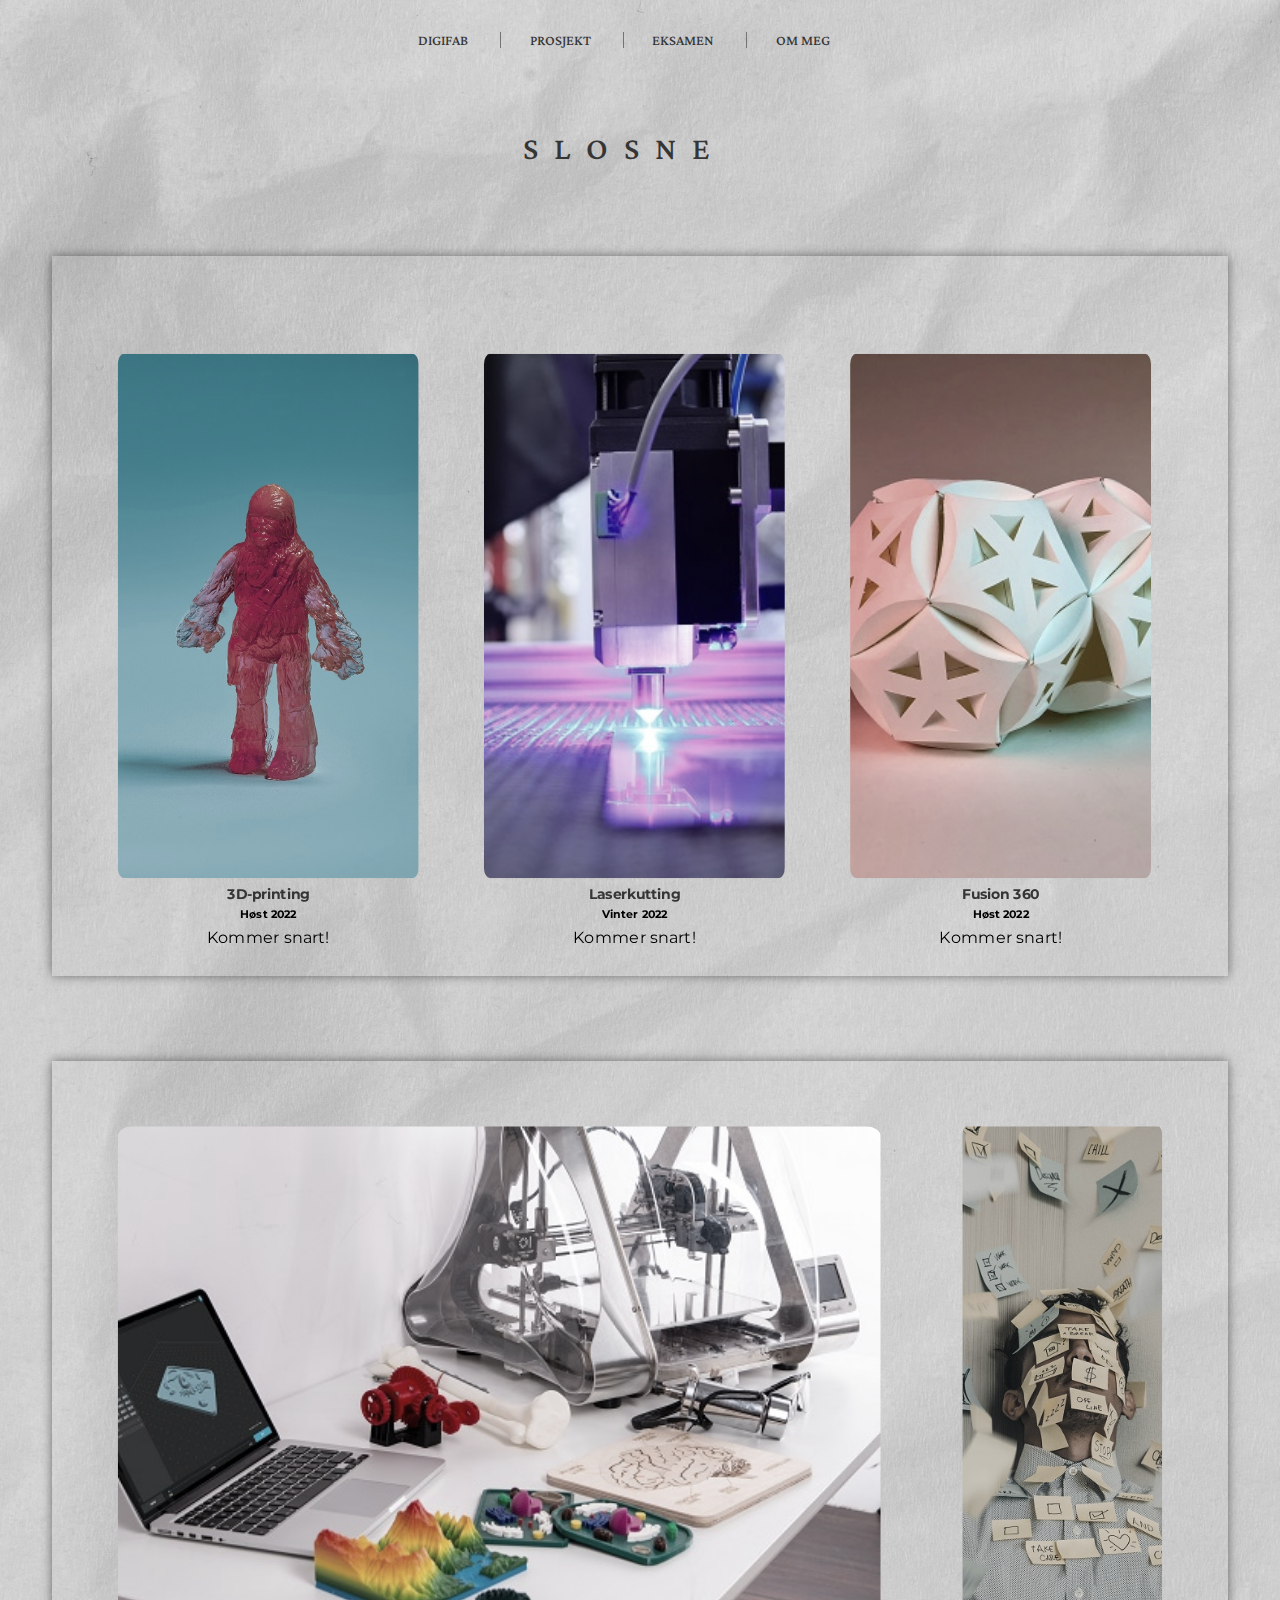
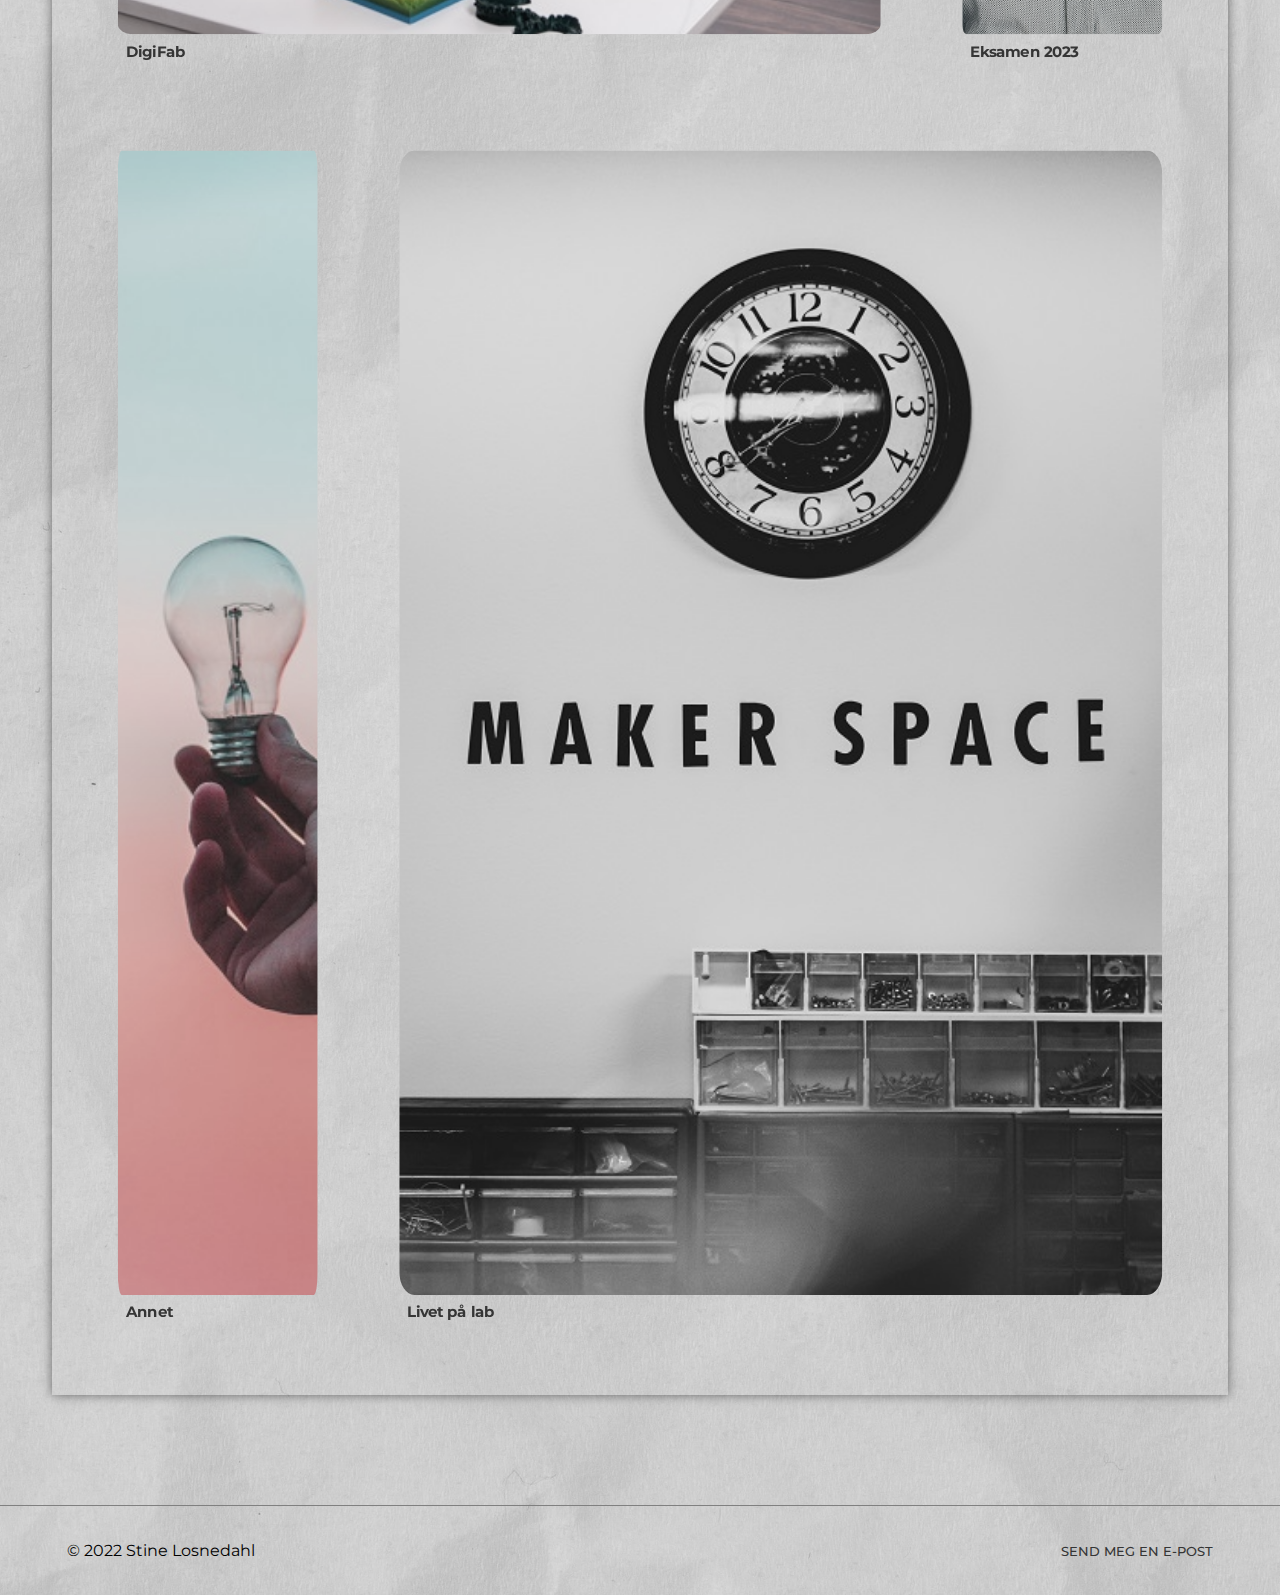
<file: index.html>
<!DOCTYPE html>
<html>
    <head>
        <meta charset="UTF-8">
        <title>DigiFab 2022</title>
        <link rel="stylesheet" type="text/css" href="stil.css">
        <meta name="viewport" content="width=device-width, initial-scale=1.0">
    </head>
    <body>
        <div id="main container">
            <header>
                <nav>
                    <ul>
                        <li><a href="digifab.html" class="borderclass">DigiFab</a></li>
                        <li><a href="prosjekter.html" class="borderclass">Prosjekt</a></li>
                        <li><a href="eksamen.html" class="borderclass">Eksamen</a></li>
                        <li><a href="om_meg.html">Om meg</a></li>
                    </ul>
                </nav>
                    <div id="bottom-header">
                        <h1><a href="index.html">SLOSNE</a></h1>
                    </div>
            </header>
            <main> 
                <div class="flex-container">
                    <article class="flex">
                        <a href="3d.html"><img src="images/3d3.jpg" alt="pink 3d printed chewbacca figure"></a>
                        <h5><a href="3d.html"">3D-printing</a></h5>
                        <h6>Høst 2022</h6>
                        <p>Kommer snart!</p>
                    </article>
                    <article class="flex">
                        <a href="laserkutting.html"><img src="images/laser.jpg" alt="closeup of a laser cutting machine"></a>
                        <h5><a href="laserkutting.html"">Laserkutting</a></h5>
                        <h6>Vinter 2022</h6>
                        <p>Kommer snart!</p>
                    </article>
                    <article class="flex">
                        <a href="Fusion360.html"><img src="images/kube.jpg" alt="Two 3d printed octocubes"></a>
                        <h5><a href="Fusion360.html">Fusion 360</a></h5>
                        <h6>Høst 2022</h6>
                        <p>Kommer snart!</p>
                    </article>
                </div>
                <div id="grid-container">
                    <article id="art-1">
                        <img src="images/digifab.jpg" alt="3d-printer and lab equipment on a white desk">
                        <h4><a href="digifab.html">DigiFab</a></h4>
                    </article>
                    <article id="art-2">
                        <img src="images/exam.jpg" alt="Man drowning in post-its before an exam">
                        <h4><a href="eksamen.html">Eksamen 2023</a></h4>
                    </article>               
                    <article id="art-3">
                        <img src="images/make2.jpg" alt="Hand holding a lightbulb">
                        <h4><a href="annet.html">Annet</a></h4>
                    </article>                
                    <article id="art-4">
                        <img src="images/maker.jpg" alt="Maker Space sign hanging above drawers of lab equipment">
                        <h4><a href="livetpalab.html">Livet på lab</a></h4>
                    </article>
                </div>
            </main>
            <footer>
                <p>&copy; 2022 Stine Losnedahl</p>
                <p><a href="mailto:stineklo@hiof.no">Send meg en e-post</a></p>
            </footer>
        </div>
    </body>
</html>
</file>
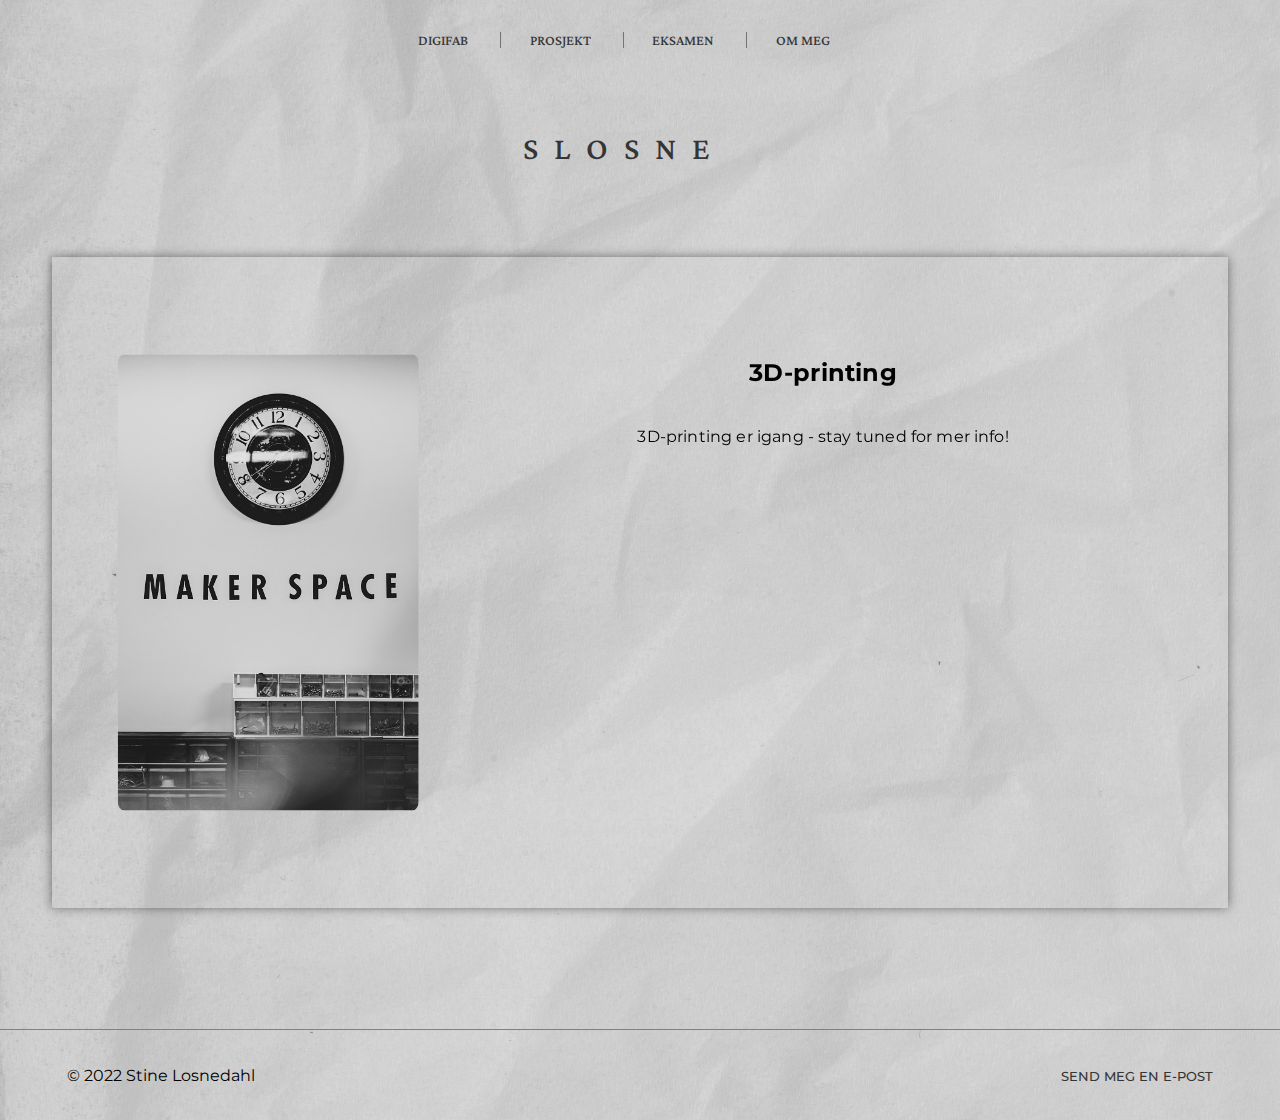
<file: 3d.html>
<!DOCTYPE html>
<html>
    <head>
        <meta charset="UTF-8">
        <title>DigiFab 2022</title>
        <link rel="stylesheet" type="text/css" href="stil.css">
        <meta name="viewport" content="width=device-width, initial-scale=1.0">
    </head>
    <body>
        <div id="main container">
            <header>
                <nav>
                    <ul>
                        <li><a href="digifab.html" class="borderclass">DigiFab</a></li>
                        <li><a href="prosjekter.html" class="borderclass">Prosjekt</a></li>
                        <li><a href="eksamen.html" class="borderclass">Eksamen</a></li>
                        <li><a href="om_meg.html">Om meg</a></li>
                    </ul>
                </nav>
                    <div id="bottom-header">
                        <h1><a href="index.html">SLOSNE</a></h1>
                    </div>
            </header>
            <main> 
                <div class="flex-container">
                    <article class="flex">
                        <img id="imgself" src="images/maker.jpg" alt="Maker Space sign hanging above drawers of lab equipment">
                    </article>
                    <article class="flex" id="about">
                        <h5>3D-printing</h5>
                        <p>3D-printing er igang - stay tuned for mer info!</p>
                    </article>
                </div>
            </main>
            <footer>
                <p>&copy; 2022 Stine Losnedahl</p>
                <p><a href="mailto:stineklo@hiof.no">Send meg en e-post</a></p>
            </footer>
        </div>
    </body>
</html>
</file>
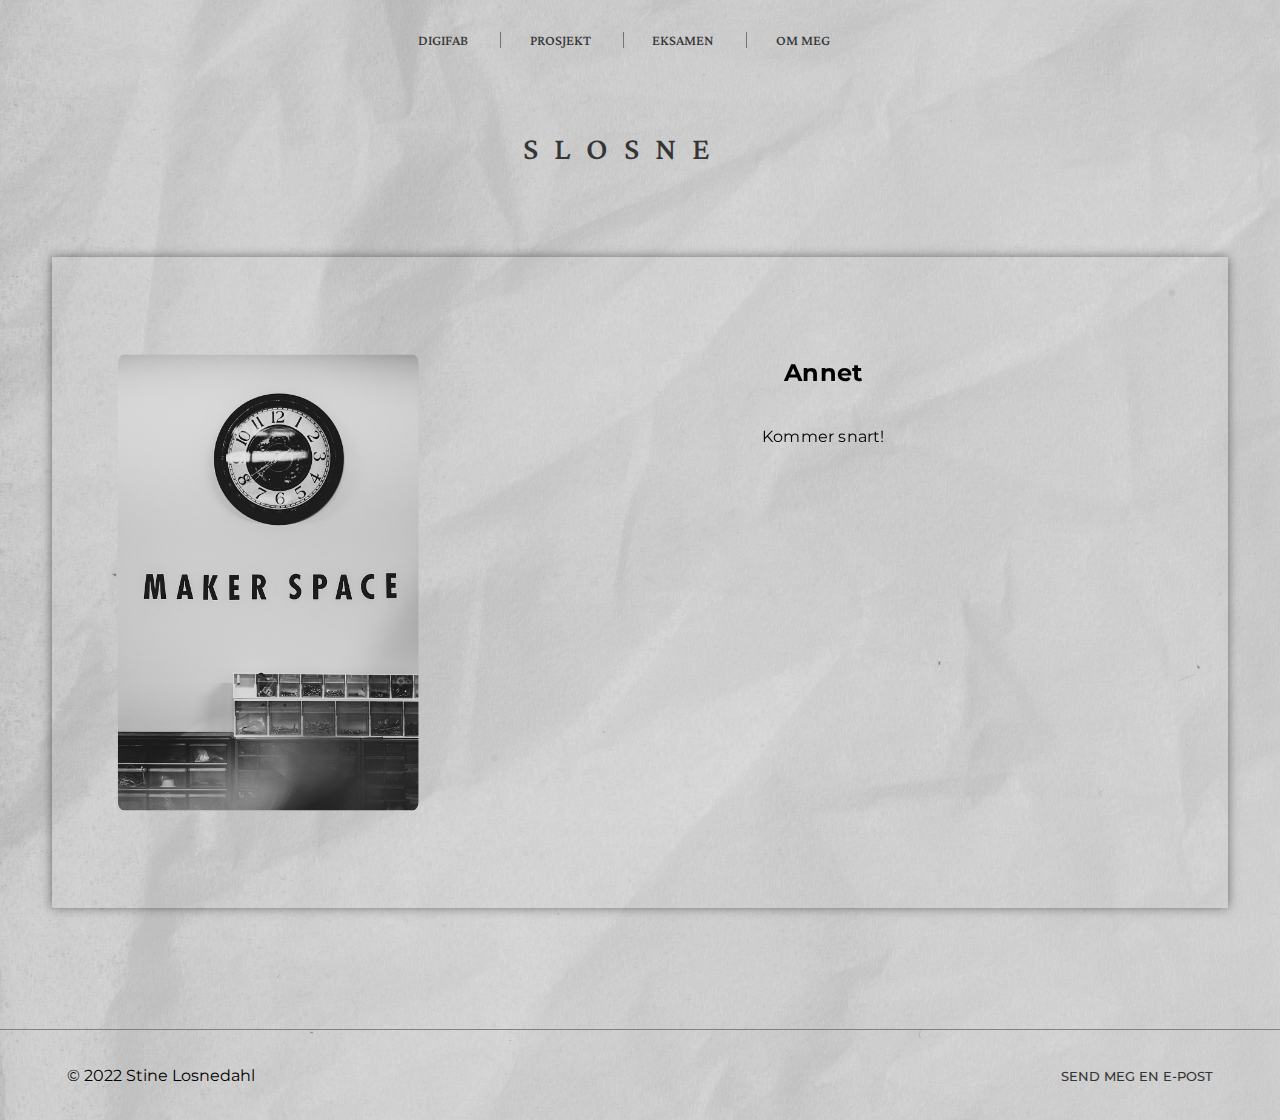
<file: annet.html>
<!DOCTYPE html>
<html>
    <head>
        <meta charset="UTF-8">
        <title>DigiFab 2022</title>
        <link rel="stylesheet" type="text/css" href="stil.css">
        <meta name="viewport" content="width=device-width, initial-scale=1.0">
    </head>
    <body>
        <div id="main container">
            <header>
                <nav>
                    <ul>
                        <li><a href="digifab.html" class="borderclass">DigiFab</a></li>
                        <li><a href="prosjekter.html" class="borderclass">Prosjekt</a></li>
                        <li><a href="eksamen.html" class="borderclass">Eksamen</a></li>
                        <li><a href="om_meg.html">Om meg</a></li>
                    </ul>
                </nav>
                    <div id="bottom-header">
                        <h1><a href="index.html">SLOSNE</a></h1>
                    </div>
            </header>
            <main> 
                <div class="flex-container">
                    <article class="flex">
                        <img id="imgself" src="images/maker.jpg" alt="Maker Space sign hanging above drawers of lab equipment">
                    </article>
                    <article class="flex" id="about">
                        <h5>Annet</h5>
                        <p>Kommer snart!</p>
                    </article>
                </div>
            </main>
            <footer>
                <p>&copy; 2022 Stine Losnedahl</p>
                <p><a href="mailto:stineklo@hiof.no">Send meg en e-post</a></p>
            </footer>
        </div>
    </body>
</html>
</file>
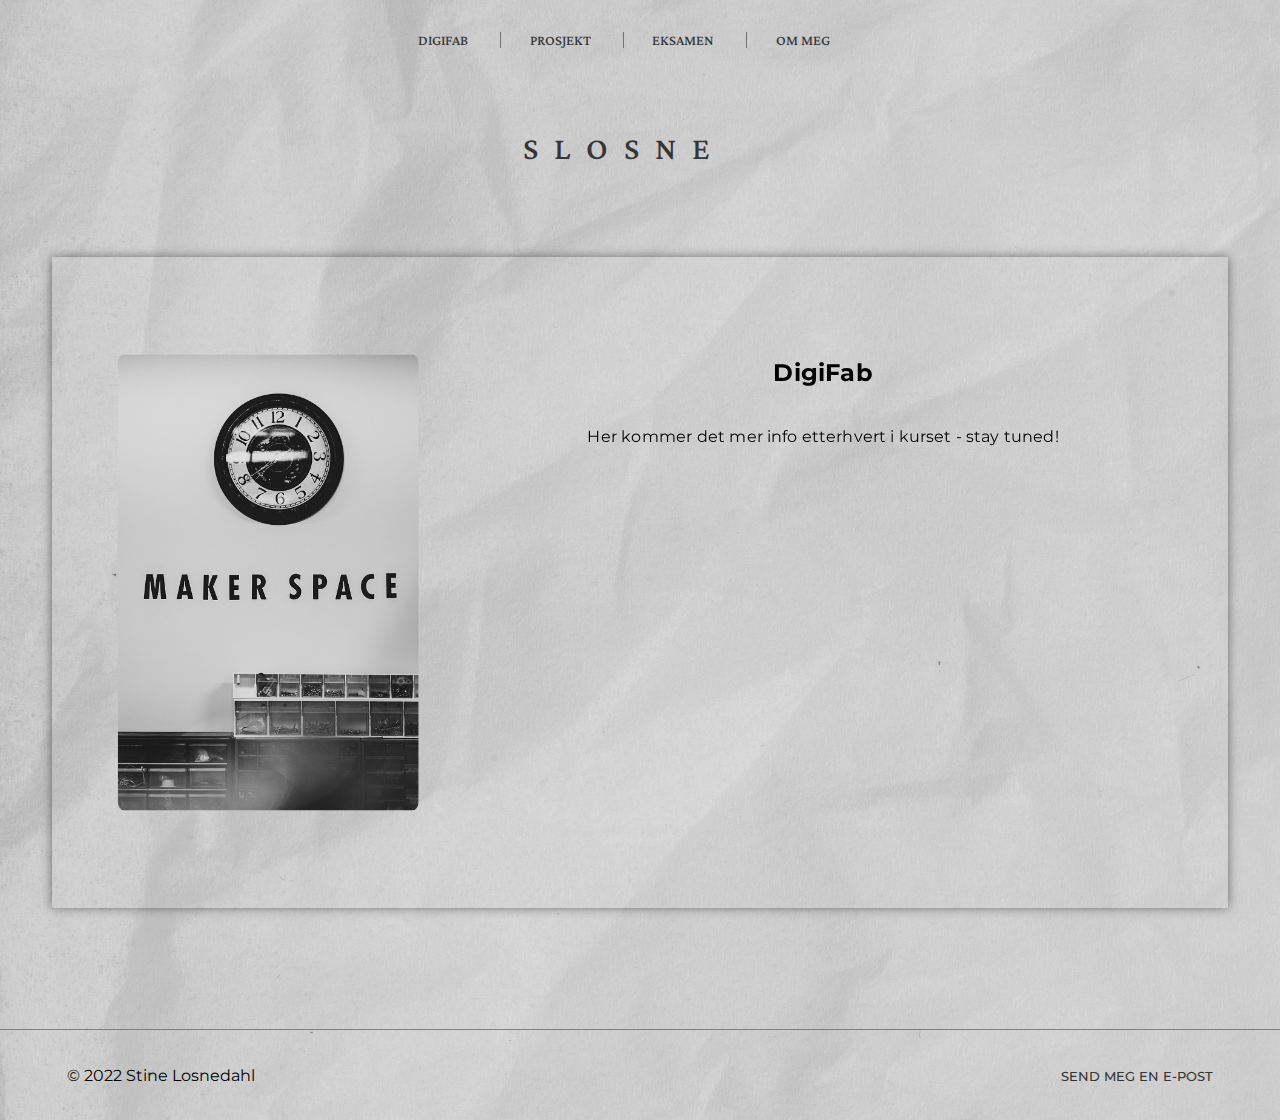
<file: digifab.html>
<!DOCTYPE html>
<html>
    <head>
        <meta charset="UTF-8">
        <title>DigiFab 2022</title>
        <link rel="stylesheet" type="text/css" href="stil.css">
        <meta name="viewport" content="width=device-width, initial-scale=1.0">
    </head>
    <body>
        <div id="main container">
            <header>
                <nav>
                    <ul>
                        <li><a href="digifab.html" class="borderclass">DigiFab</a></li>
                        <li><a href="prosjekter.html" class="borderclass">Prosjekt</a></li>
                        <li><a href="eksamen.html" class="borderclass">Eksamen</a></li>
                        <li><a href="om_meg.html">Om meg</a></li>
                    </ul>
                </nav>
                    <div id="bottom-header">
                        <h1><a href="index.html">SLOSNE</a></h1>
                    </div>
            </header>
            <main> 
                <div class="flex-container">
                    <article class="flex">
                        <img id="imgself" src="images/maker.jpg" alt="Maker Space sign hanging above drawers of lab equipment">
                    </article>
                    <article class="flex" id="about">
                        <h5>DigiFab</h5>
                        <p>Her kommer det mer info etterhvert i kurset - stay tuned!</p>
                    </article>
                </div>
            </main>
            <footer>
                <p>&copy; 2022 Stine Losnedahl</p>
                <p><a href="mailto:stineklo@hiof.no">Send meg en e-post</a></p>
            </footer>
        </div>
    </body>
</html>
</file>
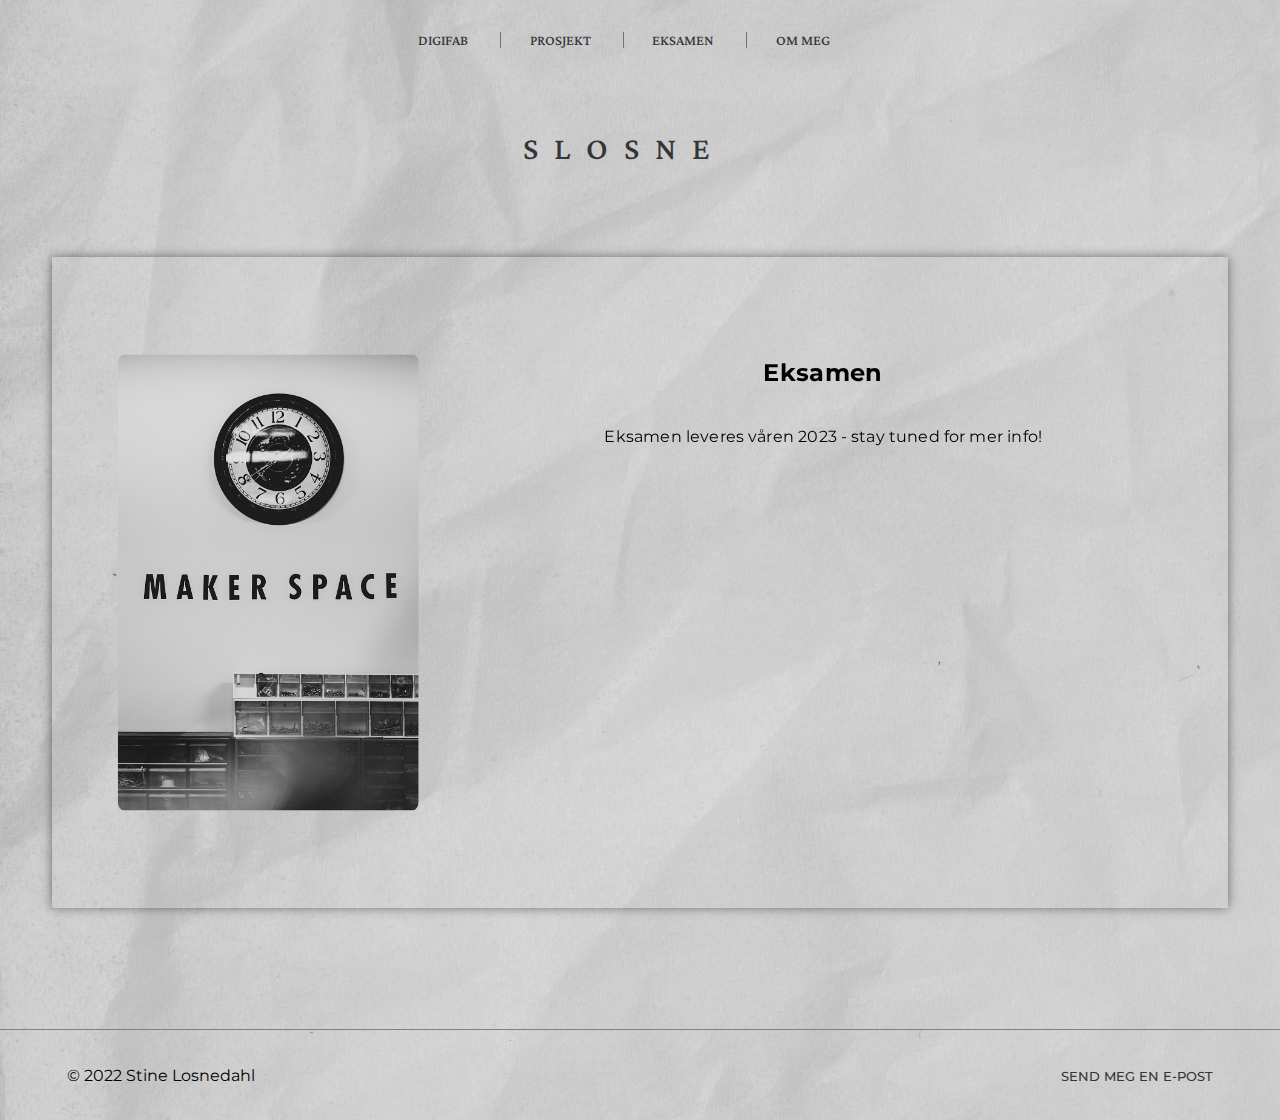
<file: eksamen.html>
<!DOCTYPE html>
<html>
    <head>
        <meta charset="UTF-8">
        <title>DigiFab 2022</title>
        <link rel="stylesheet" type="text/css" href="stil.css">
        <meta name="viewport" content="width=device-width, initial-scale=1.0">
    </head>
    <body>
        <div id="main container">
            <header>
                <nav>
                    <ul>
                        <li><a href="digifab.html" class="borderclass">DigiFab</a></li>
                        <li><a href="prosjekter.html" class="borderclass">Prosjekt</a></li>
                        <li><a href="eksamen.html" class="borderclass">Eksamen</a></li>
                        <li><a href="om_meg.html">Om meg</a></li>
                    </ul>
                </nav>
                    <div id="bottom-header">
                        <h1><a href="index.html">SLOSNE</a></h1>
                    </div>
            </header>
            <main> 
                <div class="flex-container">
                    <article class="flex">
                        <img id="imgself" src="images/maker.jpg" alt="Maker Space sign hanging above drawers of lab equipment">
                    </article>
                    <article class="flex" id="about">
                        <h5>Eksamen</h5>
                        <p>Eksamen leveres våren 2023 - stay tuned for mer info!</p>
                    </article>
                </div>
            </main>
            <footer>
                <p>&copy; 2022 Stine Losnedahl</p>
                <p><a href="mailto:stineklo@hiof.no">Send meg en e-post</a></p>
            </footer>
        </div>
    </body>
</html>
</file>
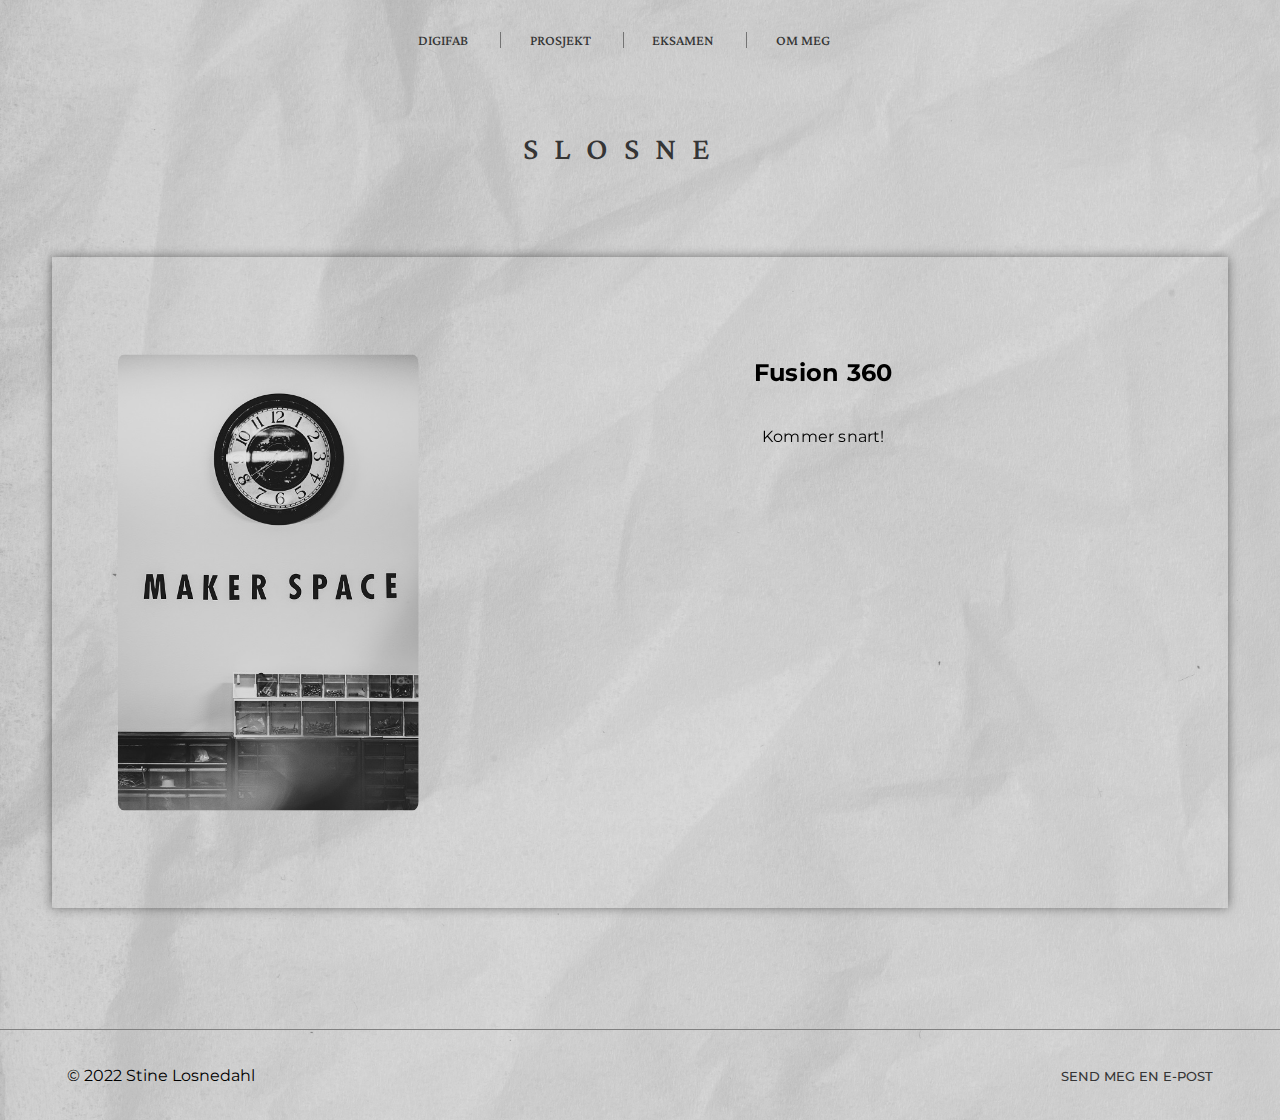
<file: Fusion360.html>
<!DOCTYPE html>
<html>
    <head>
        <meta charset="UTF-8">
        <title>DigiFab 2022</title>
        <link rel="stylesheet" type="text/css" href="stil.css">
        <meta name="viewport" content="width=device-width, initial-scale=1.0">
    </head>
    <body>
        <div id="main container">
            <header>
                <nav>
                    <ul>
                        <li><a href="digifab.html" class="borderclass">DigiFab</a></li>
                        <li><a href="prosjekter.html" class="borderclass">Prosjekt</a></li>
                        <li><a href="eksamen.html" class="borderclass">Eksamen</a></li>
                        <li><a href="om_meg.html">Om meg</a></li>
                    </ul>
                </nav>
                    <div id="bottom-header">
                        <h1><a href="index.html">SLOSNE</a></h1>
                    </div>
            </header>
            <main> 
                <div class="flex-container">
                    <article class="flex">
                        <img id="imgself" src="images/maker.jpg" alt="Maker Space sign hanging above drawers of lab equipment">
                    </article>
                    <article class="flex" id="about">
                        <h5>Fusion 360</h5>
                        <p>Kommer snart!</p>
                    </article>
                </div>
            </main>
            <footer>
                <p>&copy; 2022 Stine Losnedahl</p>
                <p><a href="mailto:stineklo@hiof.no">Send meg en e-post</a></p>
            </footer>
        </div>
    </body>
</html>
</file>
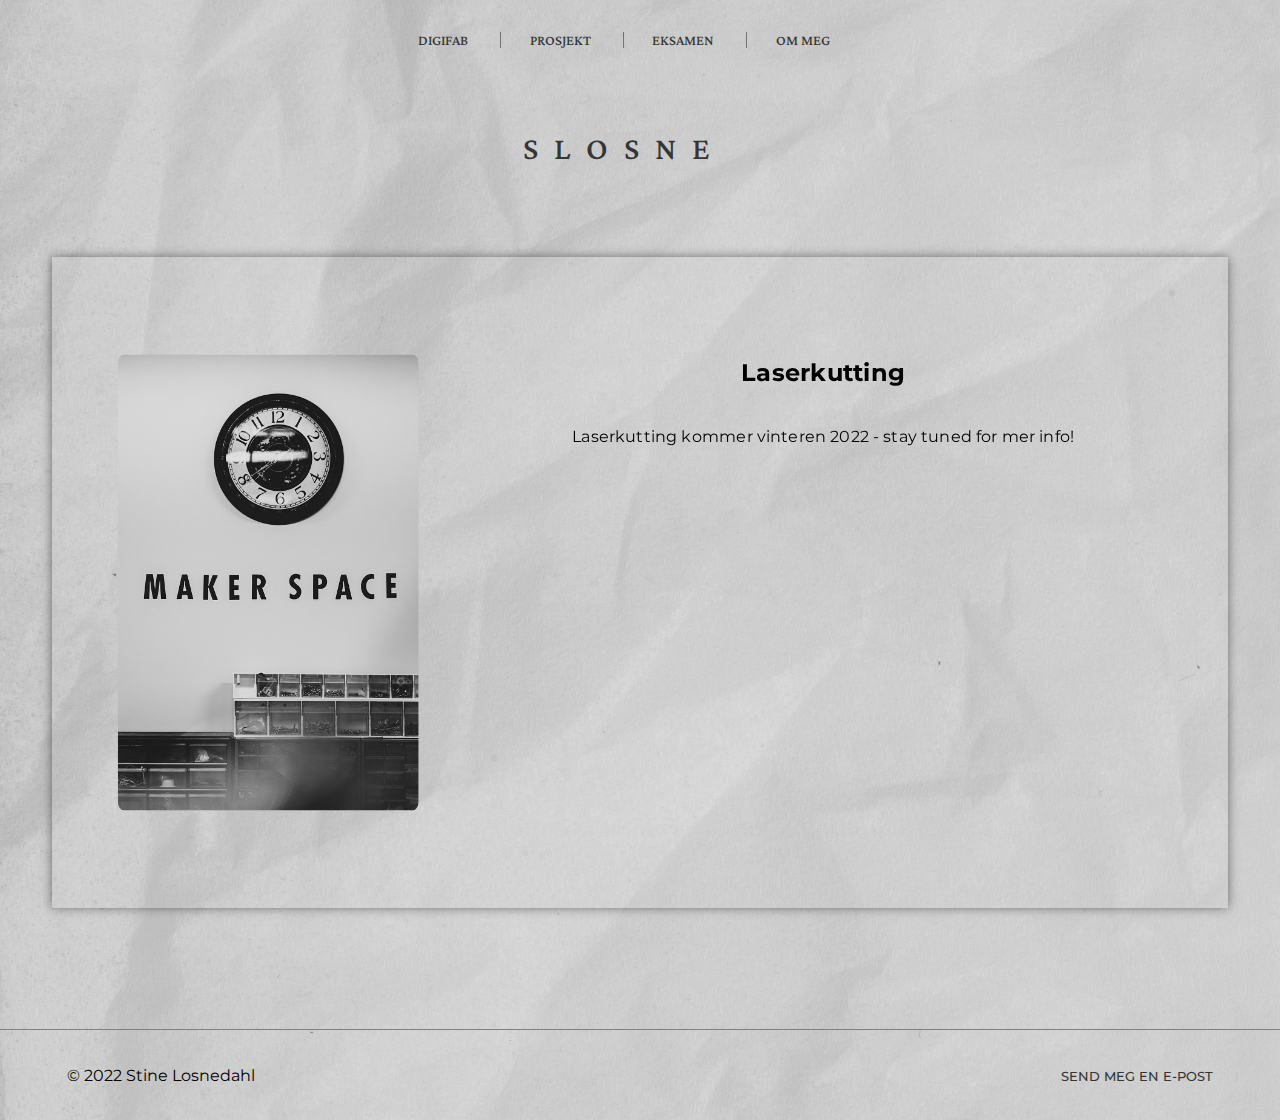
<file: laserkutting.html>
<!DOCTYPE html>
<html>
    <head>
        <meta charset="UTF-8">
        <title>DigiFab 2022</title>
        <link rel="stylesheet" type="text/css" href="stil.css">
        <meta name="viewport" content="width=device-width, initial-scale=1.0">
    </head>
    <body>
        <div id="main container">
            <header>
                <nav>
                    <ul>
                        <li><a href="digifab.html" class="borderclass">DigiFab</a></li>
                        <li><a href="prosjekter.html" class="borderclass">Prosjekt</a></li>
                        <li><a href="eksamen.html" class="borderclass">Eksamen</a></li>
                        <li><a href="om_meg.html">Om meg</a></li>
                    </ul>
                </nav>
                    <div id="bottom-header">
                        <h1><a href="index.html">SLOSNE</a></h1>
                    </div>
            </header>
            <main> 
                <div class="flex-container">
                    <article class="flex">
                        <img id="imgself" src="images/maker.jpg" alt="Maker Space sign hanging above drawers of lab equipment">
                    </article>
                    <article class="flex" id="about">
                        <h5>Laserkutting</h5>
                        <p>Laserkutting kommer vinteren 2022 - stay tuned for mer info!</p>
                    </article>
                </div>
            </main>
            <footer>
                <p>&copy; 2022 Stine Losnedahl</p>
                <p><a href="mailto:stineklo@hiof.no">Send meg en e-post</a></p>
            </footer>
        </div>
    </body>
</html>
</file>
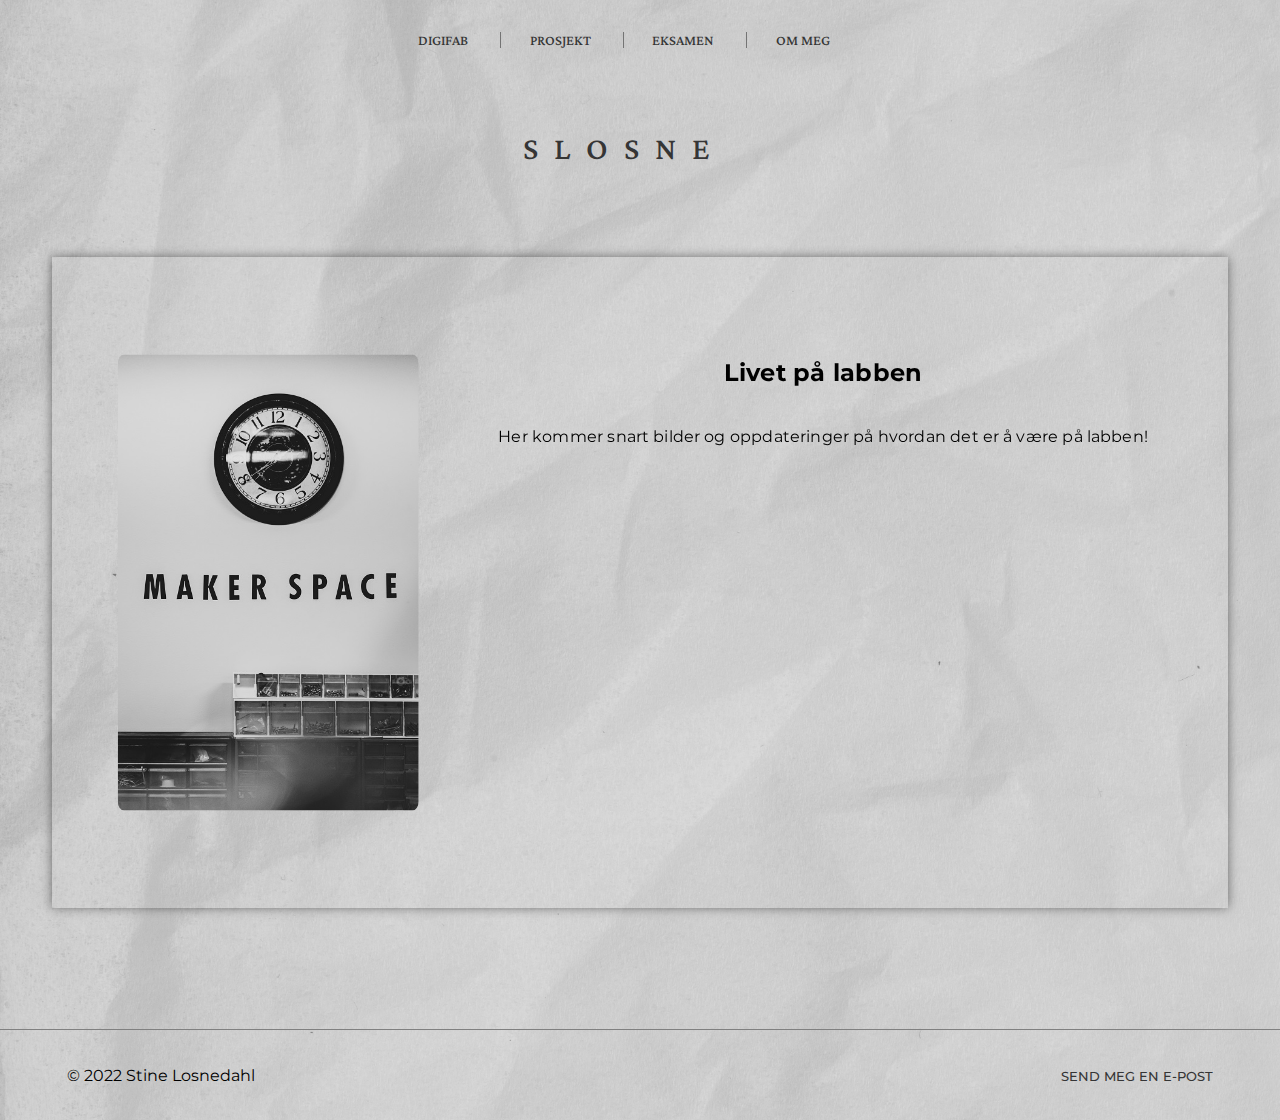
<file: livetpalab.html>
<!DOCTYPE html>
<html>
    <head>
        <meta charset="UTF-8">
        <title>DigiFab 2022</title>
        <link rel="stylesheet" type="text/css" href="stil.css">
        <meta name="viewport" content="width=device-width, initial-scale=1.0">
    </head>
    <body>
        <div id="main container">
            <header>
                <nav>
                    <ul>
                        <li><a href="digifab.html" class="borderclass">DigiFab</a></li>
                        <li><a href="prosjekter.html" class="borderclass">Prosjekt</a></li>
                        <li><a href="eksamen.html" class="borderclass">Eksamen</a></li>
                        <li><a href="om_meg.html">Om meg</a></li>
                    </ul>
                </nav>
                    <div id="bottom-header">
                        <h1><a href="index.html">SLOSNE</a></h1>
                    </div>
            </header>
            <main> 
                <div class="flex-container">
                    <article class="flex">
                        <img id="imgself" src="images/maker.jpg" alt="Maker Space sign hanging above drawers of lab equipment">
                    </article>
                    <article class="flex" id="about">
                        <h5>Livet på labben</h5>
                        <p>Her kommer snart bilder og oppdateringer på hvordan det er å være på labben!</p>
                    </article>
                </div>
            </main>
            <footer>
                <p>&copy; 2022 Stine Losnedahl</p>
                <p><a href="mailto:stineklo@hiof.no">Send meg en e-post</a></p>
            </footer>
        </div>
    </body>
</html>
</file>
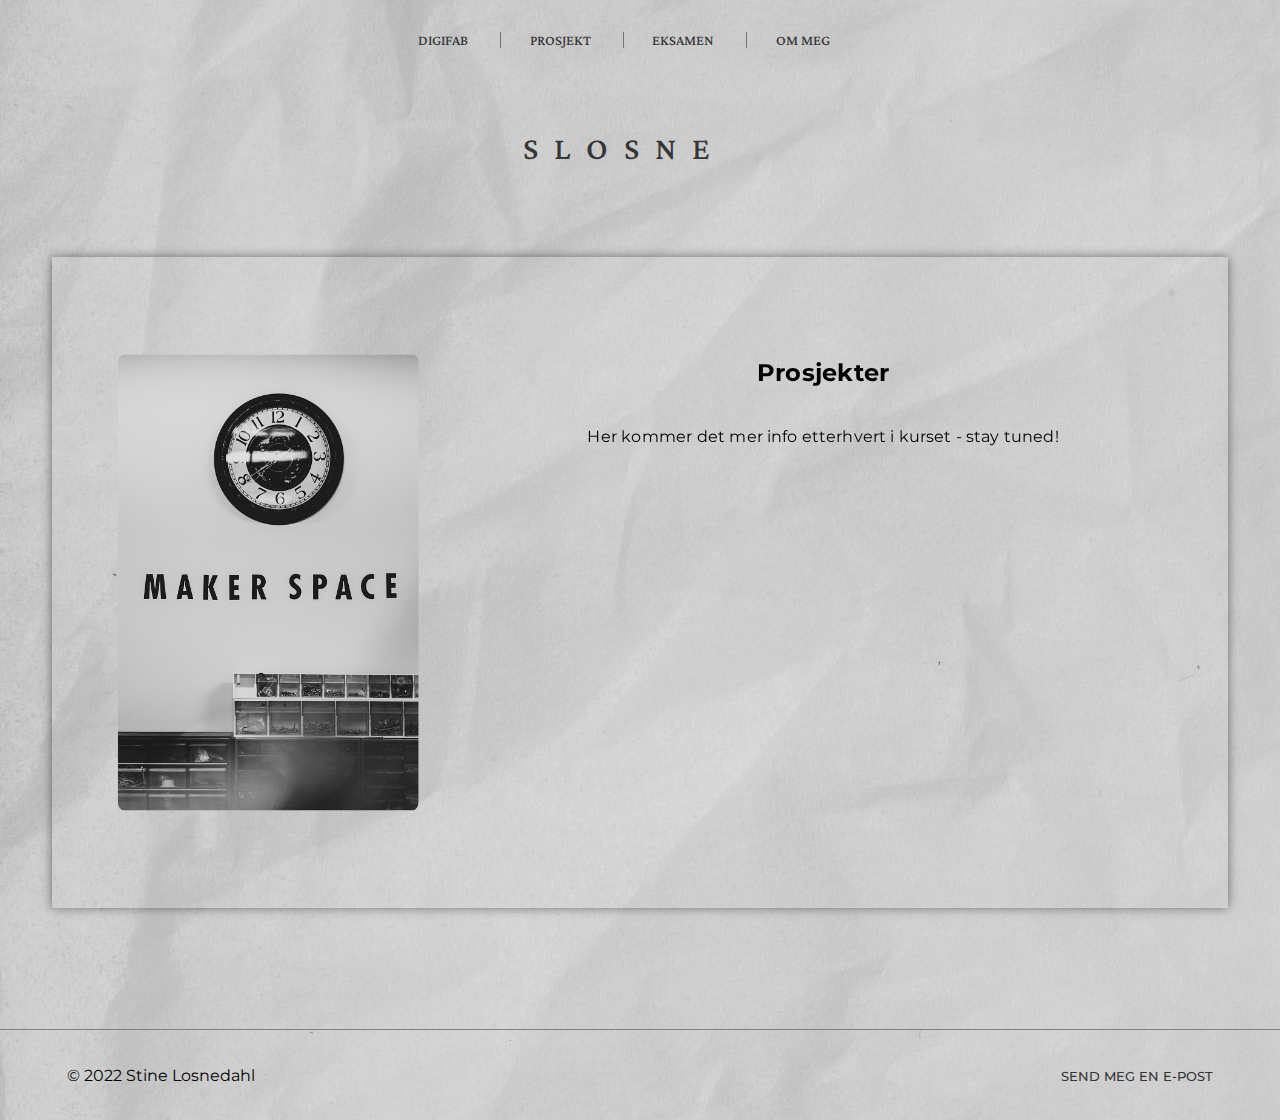
<file: prosjekter.html>
<!DOCTYPE html>
<html>
    <head>
        <meta charset="UTF-8">
        <title>DigiFab 2022</title>
        <link rel="stylesheet" type="text/css" href="stil.css">
        <meta name="viewport" content="width=device-width, initial-scale=1.0">
    </head>
    <body>
        <div id="main container">
            <header>
                <nav>
                    <ul>
                        <li><a href="digifab.html" class="borderclass">DigiFab</a></li>
                        <li><a href="prosjekter.html" class="borderclass">Prosjekt</a></li>
                        <li><a href="eksamen.html" class="borderclass">Eksamen</a></li>
                        <li><a href="om_meg.html">Om meg</a></li>
                    </ul>
                </nav>
                    <div id="bottom-header">
                        <h1><a href="index.html">SLOSNE</a></h1>
                    </div>
            </header>
            <main> 
                <div class="flex-container">
                    <article class="flex">
                        <img id="imgself" src="images/maker.jpg" alt="Maker Space sign hanging above drawers of lab equipment">
                    </article>
                    <article class="flex" id="about">
                        <h5>Prosjekter</h5>
                        <p>Her kommer det mer info etterhvert i kurset - stay tuned!</p>
                    </article>
                </div>
            </main>
            <footer>
                <p>&copy; 2022 Stine Losnedahl</p>
                <p><a href="mailto:stineklo@hiof.no">Send meg en e-post</a></p>
            </footer>
        </div>
    </body>
</html>
</file>
<file: stil.css>
@import url('https://fonts.googleapis.com/css2?family=Crimson+Pro:wght@300;400;500&family=Montserrat:wght@100;300;400;700&family=Open+Sans:wght@400;700&family=Yuji+Mai&display=swap');

/* ---------------------------------------------------------- */
/* ------------------- CSS FOR SMALLER SCREENS --------------- */
/* ---------------------------------------------------------- */

/* -----------GENERAL------------ */

*{
    box-sizing: border-box;
    margin: 0;
    padding: 0;
}

body{
    font-family: 'Montserrat', sans-serif;
    background-image:url("images/paper2.jpg");
    background-position: center;
    background-repeat: no-repeat;
    background-size: cover; 
}

a{
    text-decoration: none;
    color: rgb(53, 53, 53);
}

main{
    margin: 0 auto;
    max-width: 1400px;
} 

/* ---------- HEADER----------- */

header{
    display: flex;
    flex-direction: column-reverse;
    align-items: center;
}

header a{
    text-transform: uppercase;
    letter-spacing: 1rem;
    font-family: 'Crimson Pro';
    padding-right: 0;
    border-right: none;
}

#bottom-header{
    padding: 2rem;
    justify-content: space-between;
}

/* ---------- NAVIGATION ---------- */

nav{
    flex-direction: column;
    padding: 1.5rem;
    display: flex;
    align-items: baseline;
    justify-content: center;
    gap: 2rem;
    }

nav ul{
    display: flex;
    flex-direction: column;
    flex-wrap: wrap;
    justify-content: center;
    gap: 1rem;
}

nav ul li{
    list-style: none;
    text-transform: uppercase;
    padding: 0.4rem;
}

nav ul li a{
    font-weight: 500;
    font-size: 1.2rem;
    letter-spacing: normal;
}

/* -------------- CONTAINERS ----------- */

#main-container{
    display: grid;
    grid-template-columns: 1fr;
    grid-template-rows: repeat(4, auto);
}

#grid-container {
    padding: 0;
    margin: 0;
    /*background-color: rgb(244, 244, 244);*/
}

.flex-container{
    display: flex;
    flex-direction: column;
    padding: 0;
    margin: 0;
    flex-wrap: wrap;
    /*background-color: rgb(244, 244, 244);*/
    
}

/* ---------------- ARTICLES ---------------- */

#grid-container article{
    display: flex;
    flex-direction: column;
    padding: 2rem;
}

#grid-container h4{
    padding: 1rem;
}

.flex{
    padding: 2rem;
}

.flex img{
    width: 100%;
    height: 100%;
    object-fit: cover;
}

.flex h5, h6, p{
    text-align: center;
    padding: 0.2rem;
}

article{
    padding: 1rem;
}

#about{
    flex-grow: 2;
}

#about h5{
    font-size: 1.5rem;
    margin-bottom: 2rem;
}

/*#grid-container img:hover{
    box-shadow: 0px 0px 0px 2px rgba(101, 101, 101, 0.5), 
            0px 2px 4px rgba(101, 101, 101, 0.5),
            0px 4px 8px rgba(101, 101, 101, 0.5),
            0px 8px 16px rgba(101, 101, 101, 0.5);
}*/


/* -------------------- FOOTER ---------------- */

footer{
    display: flex;
    gap: 1rem;
    justify-content: space-between;
    margin-top: 4rem;
    padding: 2rem;
    border-top: 1px solid gray;
}

/* --------------------OTHER-------------------*/

img{
    width: 100%;
    height: 100%;
    object-fit: cover;
    filter: saturate(0.5);
    border-radius: 2%;
}

/* ---------------------------------------------------------- */
/* ------------------- CSS FOR LARGER SCREENS --------------- */
/* ---------------------------------------------------------- */

@media screen and (min-width: 700px){

/* ------------GENERAL-----------*/

body{
    margin: 0 auto;
    max-width: 1300px;
}

/* ---------- HEADER----------- */

    header{
        display: flex;
        flex-direction: column;
        margin-bottom: 4rem;
        /*background-image:url("images/head6.jpg");
        background-repeat: no-repeat;
        background-size: cover;
        background-position: center;
        border-bottom:1px solid rgb(116, 116, 116); */
    }

    #bottom-header{
        flex-direction: row;
        padding-top: 3rem;
        padding-right: 4rem;
        padding-left: 4rem;
    }

    header a{
        padding-right: 2rem;
    }

    h1{
        font-weight: 500;
    }

/* ---------- NAVIGATION ---------- */

    nav{
        flex-direction: row;
    }

    nav ul{
        flex-wrap:nowrap;
        flex-direction: row;
        gap: 1rem;
    }

    nav ul li a{
        font-size: 0.9rem;
    }

    nav ul li a:hover{
        text-decoration: underline;
    }

    .borderclass{
        border-right: 1px solid rgb(116, 116, 116);
    }

/* -------------- CONTAINERS ----------- */

    #main-container{
        display: grid;
        grid-template-columns: 1repeat(4, auto);
        grid-template-rows: auto;
    }

    #grid-container{
        display: grid;
        grid-template-columns: repeat(4, 1fr);
        gap: 1rem;
        margin: 4rem;
        padding: 2rem;
        transform: scale(1.02);
        box-shadow: 0 0 10px rgba(0, 0, 0, 0.5);
    }

    #grid-container img{
        width: 100%;
        height: 100%;
        object-fit: cover;
    }

    .flex-container{
        flex-direction: row;
        flex-wrap: wrap;
        padding: 2rem;
        margin-top: 1rem;
        margin-left: 4rem;
        margin-right: 4rem;
        margin-bottom: 7rem;
        transform: scale(1.02);
        box-shadow: 0 0 10px rgba(0, 0, 0, 0.5);
    }

/* ---------------- ARTICLES ---------------- */

    .flex{
        flex-basis: 33%;
        padding: 4rem 2rem;
    }

    .flex img:hover{
        transform: scale(1.02);
        box-shadow: 0 0 10px rgba(0, 0, 0, 0.5);
    }

    #imgself:hover{
        transform: none;
        box-shadow: none;
    }

    #art-1{
        grid-column-start: span 3;
    }

    #art-2{
        grid-column-start: span 1;
        
    }  

    #art-3{
        grid-column-start: span 1;
        
    }

    #art-4{
        grid-column-start: span 3;
        
    }

    #grid-container h4{
        padding: 0;
    }

    /* ---------------FOOTER-----------------*/

    footer{
        margin-top: 8rem;
        padding-left: 4rem;
        padding-right: 4rem;
    }

    footer a{
        text-transform: uppercase;
        font-weight: 500;
        font-size: 0.8rem;
        letter-spacing: normal;
}

    footer a:hover{
        text-decoration: underline;
    }

    /* --------------OTHER----------------- */

    h4{
        margin: 0.5rem;
        font-size: 0.9rem;
    }

    h4 a:hover{
        text-decoration: underline;
    }

}
</file>
